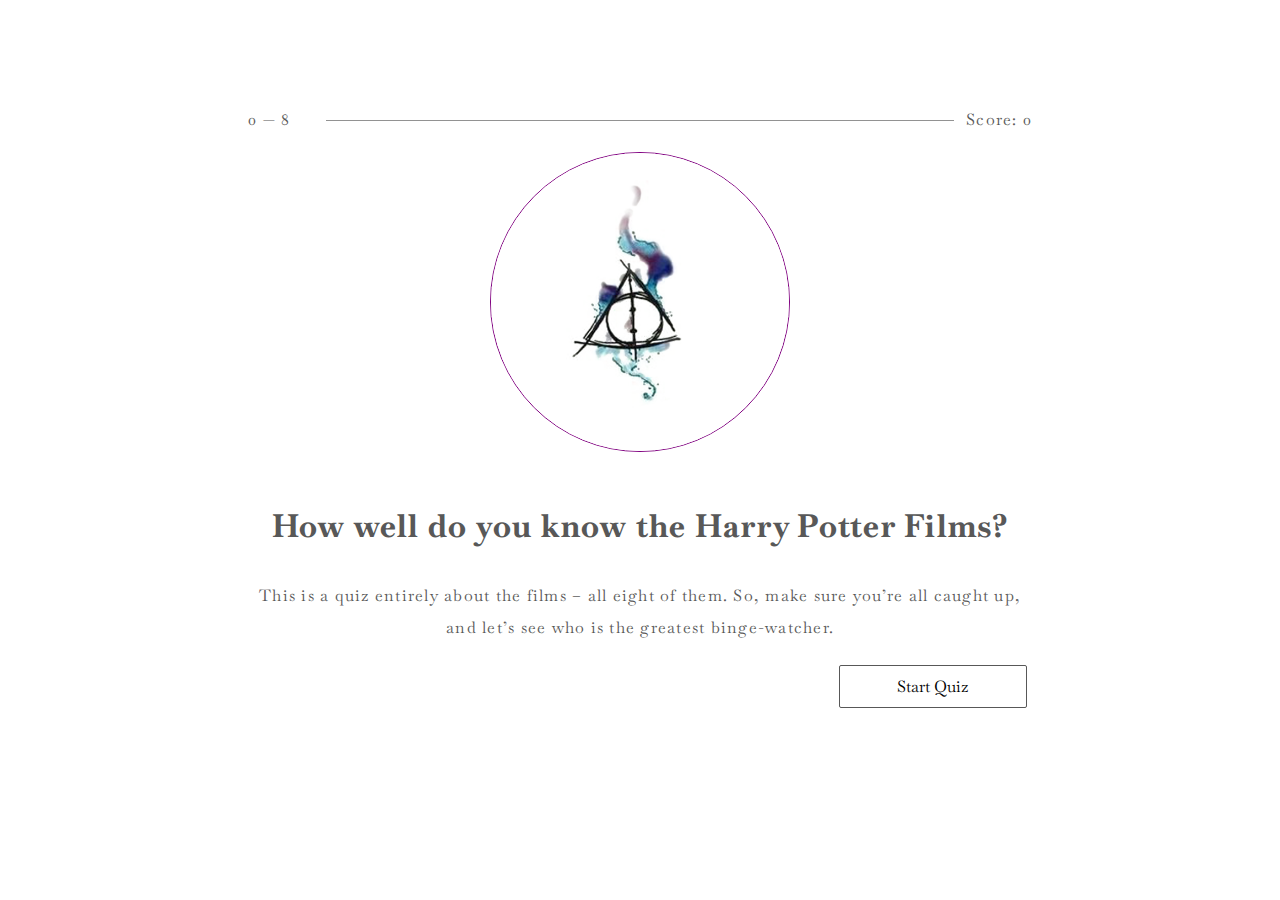
<file: index.html>
<!DOCTYPE html>
<html lang="en">
  <head>
    <meta charset="UTF-8">
    <meta name="viewport" content="width=device-width, initial-scale=1.0">
    <meta name="description" content="Harry Potter Film Quiz">
    <title>Harry Potter Film Quiz</title>
    <!-- fonts -->
    <link href="https://fonts.googleapis.com/css2?family=Baskervville:ital@0;1&display=swap" rel="stylesheet">
    <!-- styles -->
    <link rel="stylesheet" href="styles.css" type="text/css">
  </head>
  <body>
    <!-- landing -->
    <header>
      <p class="progress"><span class="questionNumber">0</span> &mdash; 8</p>
      <hr>
      <p class="right-txt score-container">Score: <span class="score">0</span></p>
    </header>
    <main class="center-txt" role="main">
      <section class="js-startQuiz">
        <img src="assets/hp-quiz.png" alt="Deathly Hallows image from harry potter">
        <div class="quizDescription">
          <h1>How well do you know the Harry Potter Films?</h1>
          <p>This is a quiz entirely about the films – all eight of them. So, make sure you’re all caught up, and let’s see who is the greatest binge-watcher.</p>
        </div>
        
        <div class="right-txt">
            <button type="button" class="startButton" id="start">Start Quiz</button>
        </div>
      </section>
      <section class="js-quiz"></section>
      <section class="js-final"></section>
    </main>
    <!-- javascript -->
    <script src="https://cdnjs.cloudflare.com/ajax/libs/jquery/3.5.0/jquery.js" integrity="sha256-r/AaFHrszJtwpe+tHyNi/XCfMxYpbsRg2Uqn0x3s2zc=" crossorigin="anonymous"></script>
    <script src="store.js"></script>
    <script src="main.js"></script>
  </body>
</html>
</file>
<file: styles.css>
* {
  box-sizing: border-box;
}
/* general */
body {
  padding: 1.5em;
  max-width: 100vw;
  font-family: "Baskervville", serif;
  line-height: 2;
  color: #585858;
  letter-spacing: 1.25px;
}

/* header */
header {
  display: flex;
  flex-direction: row;
  align-content: center;
  justify-content: center;
}

header p {
  width: 50%;
}

header hr {
  display: none;
}

img {
  width: 200px;
  margin-bottom: 10px;
  border: 1px solid purple;
  border-radius: 300px;
}

.quiz-copy {
  padding: 2.5em 5em;
}

/* quiz form */
fieldset {
  border: none;
  padding: 0;
  margin: 0;
}

legend {
  font-size: 1.25em;
  padding: 1em;
}

.answers {
  display: flex;
  flex-direction: column;
  margin-bottom: 1em;
}

label {
  background-color: #f1f1f173;
  color: #777777;
  width: 100%;
  padding: 1.5em;
  margin: 5px;
  border: 1px solid transparent;
  border-radius: 2px;
  text-align: left;
  cursor: pointer;
  font-size: 1rem;
}

input[type="radio"] {
  opacity: 0;
  position: absolute;
}

input[type="radio"]:focus + label {
  border: 1px solid lightgrey;
}

input[type="radio"]:checked + label{
  box-shadow: 5px 5px 8px #8888888e;
}

button {
  width: 100%;
  margin: 5px;
  background-color: transparent;
  padding: 10px;
  outline: 0;
  border: 0;
  border-radius: 2px;
  font-family: inherit;
  font-size: 1rem;
  cursor: pointer;
  border: 1px solid #585858;
  transition: all .8s ease-in-out;
  max-height: 50px;
}

button:hover, button:focus {
  background-color: #585858;
  color: white;
}

.alertsubmit-container {
  display: block;
}

.feedback {
  width: 100%;
  text-align: left;
  border: 1px solid #e6e6e6;
  padding: 1em;
  margin: 5px;
  background-color: #f1f1f173;
  font-size: 1.2rem;
}

/* helpers */
.fade {
  opacity: .5;
}

.correct {
  border: 1px solid lightgrey;;
}

.center-txt {
  text-align: center;
}

.right-txt {
  text-align: right;
}

/* media queries */
@media screen and (min-width:480px) {
  body {
    padding: 3em 2.5em;
  }

  header hr{
    display: block;
    width: 80%;
    height: 1px;
    outline: none;
    margin-top: auto;
    margin-bottom: auto;
    border: none;
    background-color: #929292;
  }

  header p {
    width: 10%;
  }

  .alertsubmit-container {
    display: flex;
  }
}

@media screen and (min-width:800px) {
  img {
    width: 300px;
  }

  .answers {
    flex-direction: row;
  }

  label {
    width: 25%;
  }

  legend {
    font-size: 1.75rem;
    padding: 1.5em;
  }

  button {
    width: 24%;
  }
}

@media screen and (min-width:1030px) {
  body {
    padding: 5em 15em;
  }
}
</file>
